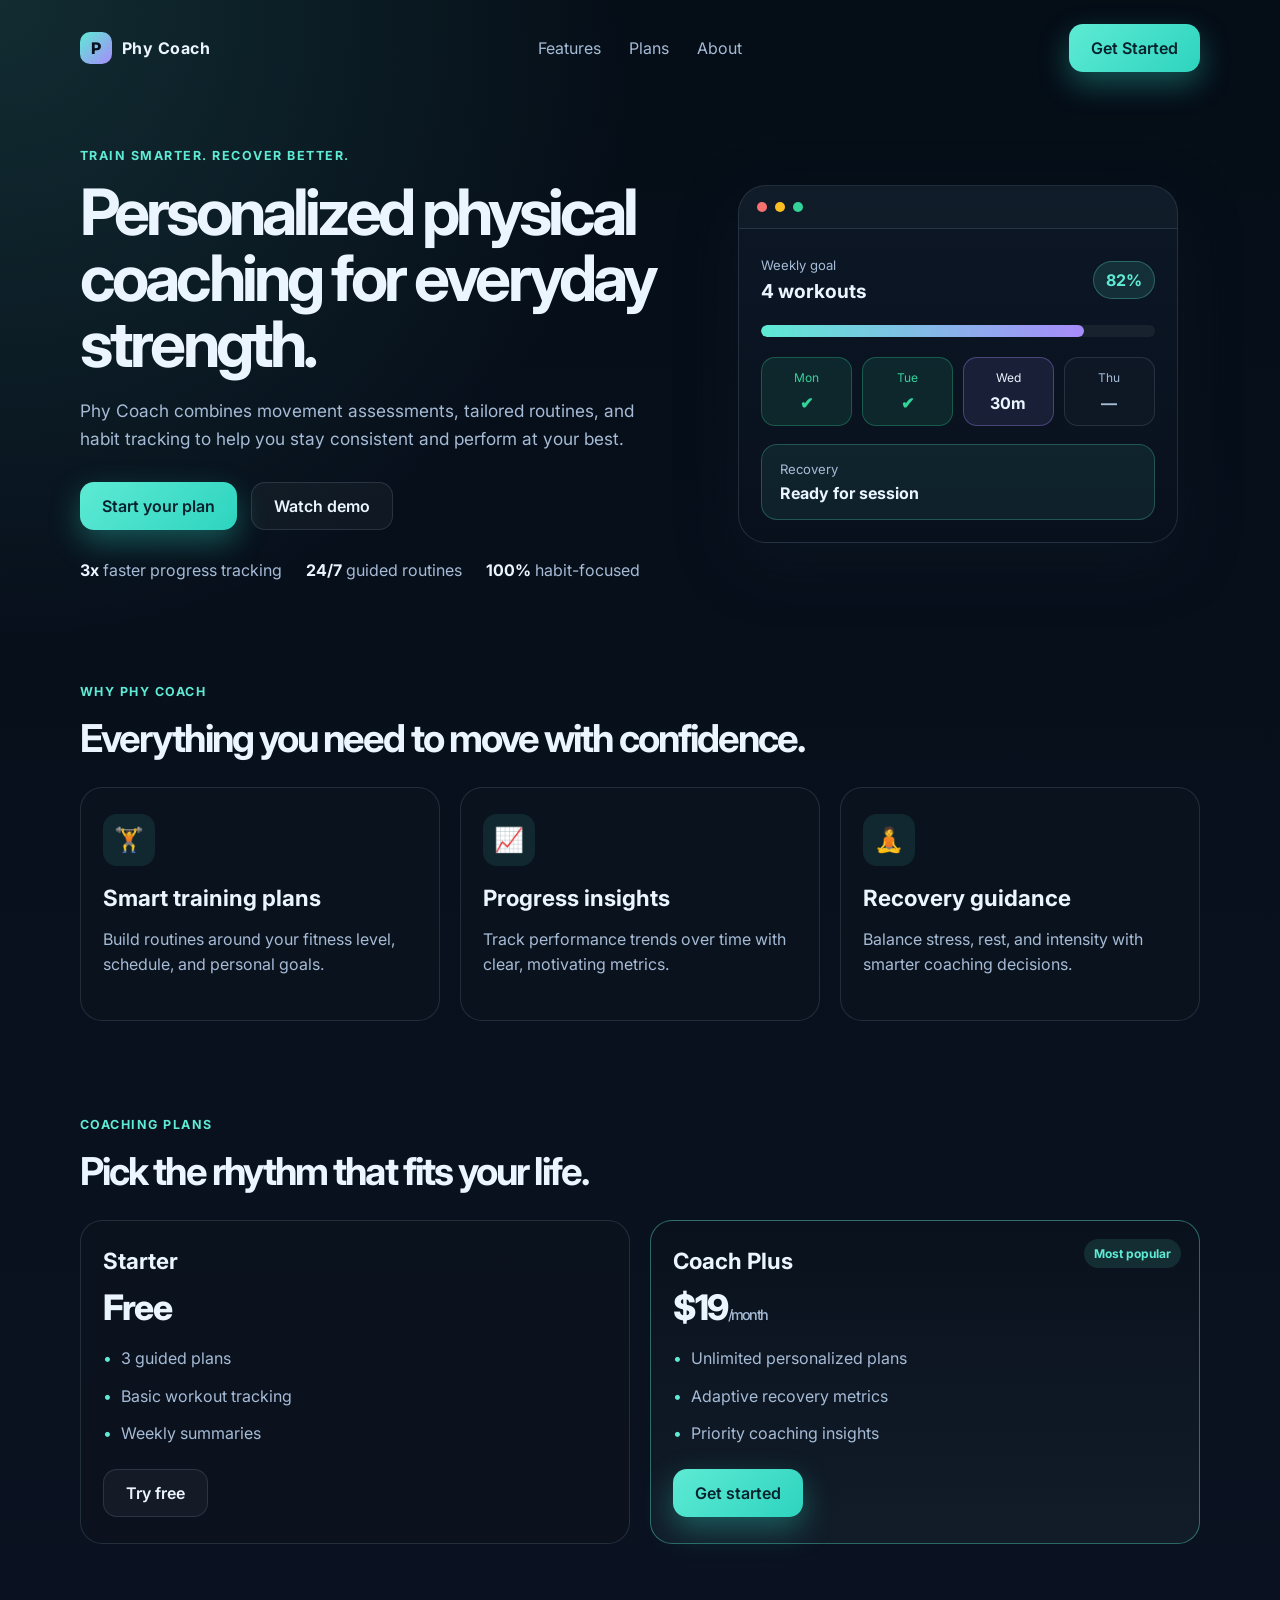
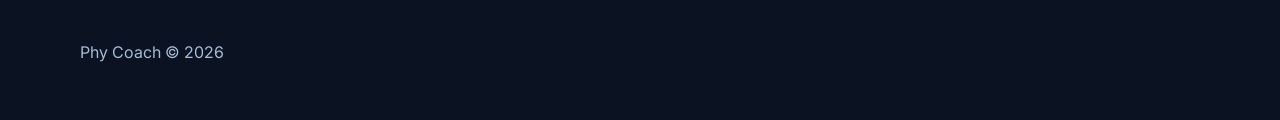
<file: index.html>
<!DOCTYPE html>
<html lang="en">
  <head>
    <meta charset="UTF-8" />
    <meta name="viewport" content="width=device-width, initial-scale=1.0" />
    <title>Phy Coach</title>
    <meta
      name="description"
      content="Phy Coach helps users build stronger movement habits with guided workouts, recovery plans, and progress tracking."
    />
    <link rel="preconnect" href="https://fonts.googleapis.com" />
    <link rel="preconnect" href="https://fonts.gstatic.com" crossorigin />
    <link
      href="https://fonts.googleapis.com/css2?family=Inter:wght@400;500;600;700;800&display=swap"
      rel="stylesheet"
    />
    <link rel="stylesheet" href="styles.css" />
  </head>
  <body>
    <header class="topbar">
      <div class="brand">
        <span class="brand-mark">P</span>
        <span>Phy Coach</span>
      </div>
      <nav>
        <a href="#features">Features</a>
        <a href="#plans">Plans</a>
        <a href="#about">About</a>
      </nav>
      <button class="primary-btn">Get Started</button>
    </header>

    <main>
      <section class="hero">
        <div class="hero-copy">
          <p class="eyebrow">Train smarter. Recover better.</p>
          <h1>Personalized physical coaching for everyday strength.</h1>
          <p class="subtitle">
            Phy Coach combines movement assessments, tailored routines, and habit tracking to help you stay consistent and perform at your best.
          </p>
          <div class="hero-actions">
            <button class="primary-btn">Start your plan</button>
            <button class="secondary-btn">Watch demo</button>
          </div>
          <ul class="hero-stats">
            <li><strong>3x</strong> faster progress tracking</li>
            <li><strong>24/7</strong> guided routines</li>
            <li><strong>100%</strong> habit-focused</li>
          </ul>
        </div>

        <div class="hero-visual" aria-label="Phy Coach dashboard preview">
          <div class="dashboard-card">
            <div class="card-header">
              <span class="dot red"></span>
              <span class="dot amber"></span>
              <span class="dot green"></span>
            </div>
            <div class="card-body">
              <div class="metric-row">
                <div>
                  <span class="label">Weekly goal</span>
                  <strong>4 workouts</strong>
                </div>
                <span class="progress-pill">82%</span>
              </div>

              <div class="progress-bar">
                <span></span>
              </div>

              <div class="schedule">
                <div class="day done">
                  <span>Mon</span>
                  <strong>✔</strong>
                </div>
                <div class="day done">
                  <span>Tue</span>
                  <strong>✔</strong>
                </div>
                <div class="day active">
                  <span>Wed</span>
                  <strong>30m</strong>
                </div>
                <div class="day">
                  <span>Thu</span>
                  <strong>—</strong>
                </div>
              </div>

              <div class="mini-panel">
                <span class="label">Recovery</span>
                <strong>Ready for session</strong>
              </div>
            </div>
          </div>
        </div>
      </section>

      <section id="features" class="features">
        <div class="section-heading">
          <p class="eyebrow">Why Phy Coach</p>
          <h2>Everything you need to move with confidence.</h2>
        </div>

        <div class="feature-grid">
          <article class="feature-card">
            <div class="icon">🏋️</div>
            <h3>Smart training plans</h3>
            <p>Build routines around your fitness level, schedule, and personal goals.</p>
          </article>
          <article class="feature-card">
            <div class="icon">📈</div>
            <h3>Progress insights</h3>
            <p>Track performance trends over time with clear, motivating metrics.</p>
          </article>
          <article class="feature-card">
            <div class="icon">🧘</div>
            <h3>Recovery guidance</h3>
            <p>Balance stress, rest, and intensity with smarter coaching decisions.</p>
          </article>
        </div>
      </section>

      <section id="plans" class="plans">
        <div class="section-heading">
          <p class="eyebrow">Coaching plans</p>
          <h2>Pick the rhythm that fits your life.</h2>
        </div>

        <div class="plan-grid">
          <div class="plan-card">
            <h3>Starter</h3>
            <p class="price">Free</p>
            <ul>
              <li>3 guided plans</li>
              <li>Basic workout tracking</li>
              <li>Weekly summaries</li>
            </ul>
            <button class="secondary-btn">Try free</button>
          </div>

          <div class="plan-card featured">
            <span class="badge">Most popular</span>
            <h3>Coach Plus</h3>
            <p class="price">$19<span>/month</span></p>
            <ul>
              <li>Unlimited personalized plans</li>
              <li>Adaptive recovery metrics</li>
              <li>Priority coaching insights</li>
            </ul>
            <button class="primary-btn">Get started</button>
          </div>
        </div>
      </section>
    </main>

    <footer id="about" class="footer">
      <p>Phy Coach © 2026</p>
    </footer>

    <script src="script.js"></script>
  </body>
</html>
</file>
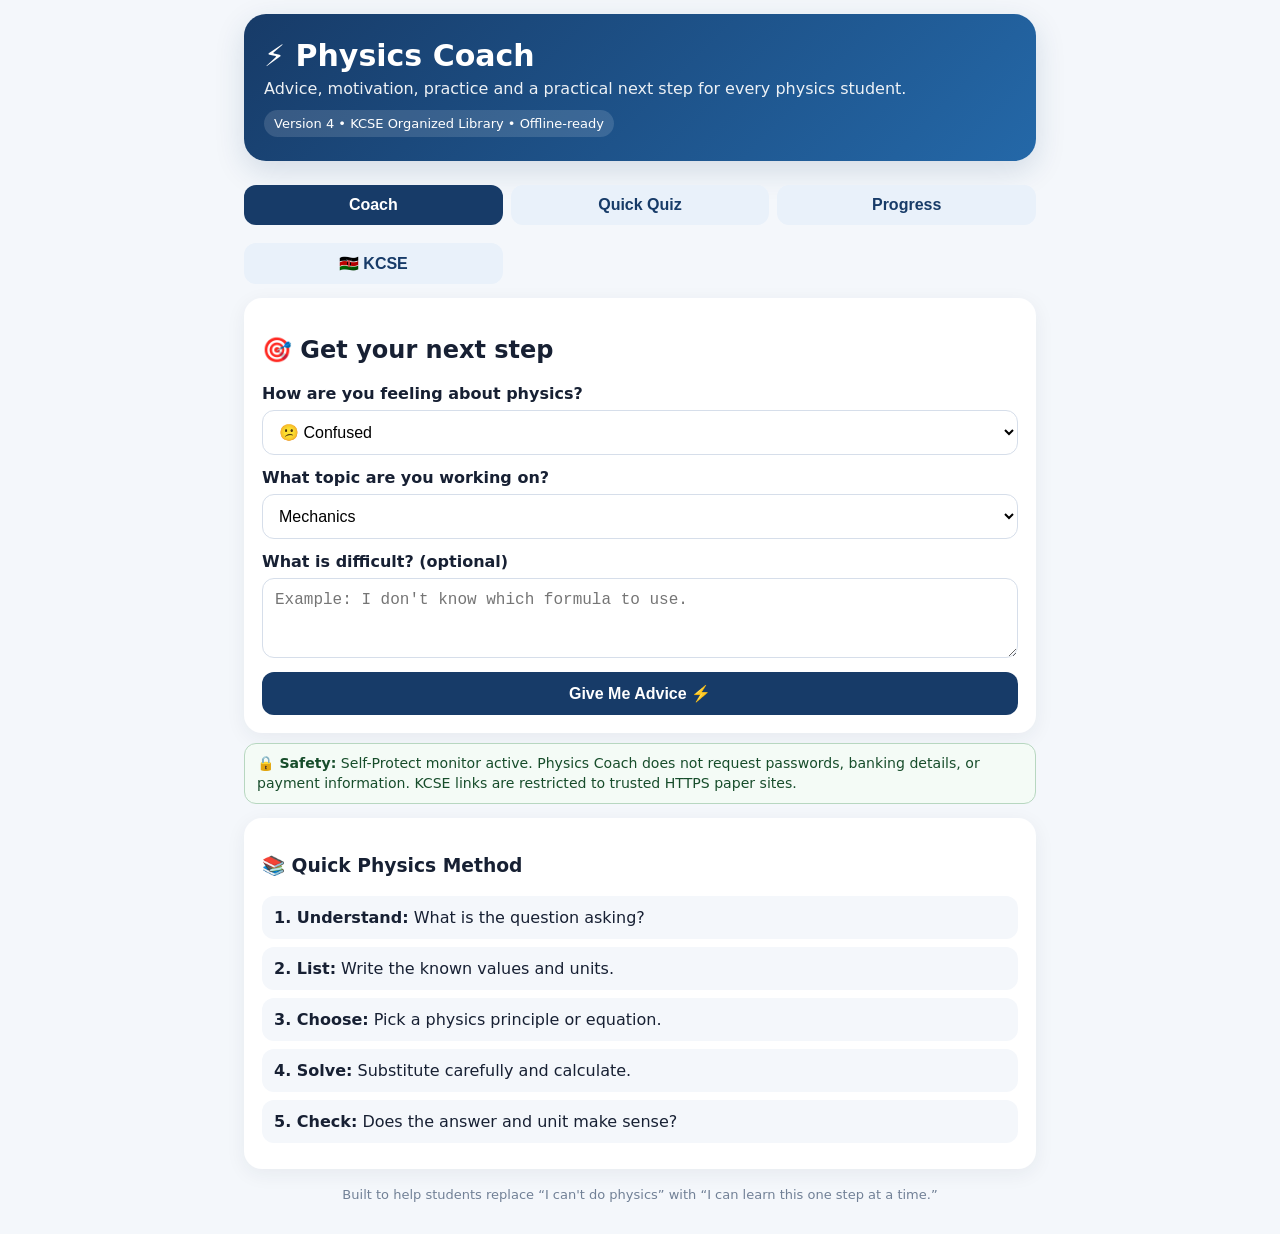
<file: Physics_Coach_V5_SELF_PROTECT-4.html>
<!DOCTYPE html>
<html lang="en">
<head>
<meta http-equiv="Content-Security-Policy" content="default-src 'self'; base-uri 'none'; object-src 'none'; frame-src 'none'; media-src 'none'; font-src 'self'; connect-src 'none'; img-src 'self' data:; style-src 'self' 'unsafe-inline'; script-src 'self' 'unsafe-inline'; form-action 'none'; frame-ancestors 'none'; upgrade-insecure-requests">
<meta name="referrer" content="no-referrer">
<meta charset="UTF-8">
<meta name="viewport" content="width=device-width, initial-scale=1.0">
<meta name="theme-color" content="#173b68">
<link rel="manifest" href="manifest.json">
<title>Physics Coach V4 — KCSE Organized Library</title>
<style>
*{box-sizing:border-box}
body{margin:0;font-family:system-ui,-apple-system,Segoe UI,Roboto,sans-serif;background:#f4f7fb;color:#172033}
.app{max-width:820px;margin:auto;padding:14px}
.hero{background:linear-gradient(135deg,#173b68,#2468a8);color:white;border-radius:22px;padding:24px 20px;box-shadow:0 10px 30px #173b6825}
.hero h1{margin:0 0 6px;font-size:30px}.hero p{margin:0;opacity:.92}
.badge{display:inline-block;margin-top:12px;padding:6px 10px;border-radius:99px;background:#ffffff22;font-size:13px}
.card{background:white;border-radius:18px;padding:18px;margin-top:14px;box-shadow:0 5px 20px #1b2b4010}
.tabs{display:grid;grid-template-columns:repeat(3,1fr);gap:8px;margin-top:14px}
.tab{background:#e9f1fa;color:#173b68;border:0;border-radius:12px;padding:11px;font-weight:750}
.tab.active{background:#173b68;color:white}
label{display:block;font-weight:700;margin:13px 0 7px}
select,textarea,input{width:100%;padding:12px;border:1px solid #d6deea;border-radius:12px;font-size:16px;background:#fff}
textarea{min-height:80px;resize:vertical}
button{border:0;border-radius:12px;padding:12px 15px;font-size:16px;font-weight:750;cursor:pointer;margin-top:10px}
.primary{background:#173b68;color:white;width:100%}.secondary{background:#e9f1fa;color:#173b68}
.result{display:none}.result h2{margin-top:0}.quote{font-size:19px;font-weight:750;line-height:1.4}
.step{padding:12px;background:#f4f7fb;border-radius:12px;margin:8px 0}
.small{color:#637086;font-size:14px}.grid{display:grid;grid-template-columns:1fr 1fr;gap:10px}
.progress{height:11px;background:#e6ebf2;border-radius:99px;overflow:hidden;margin-top:9px}.bar{height:100%;width:0;background:#2b78b8;transition:.3s}
.history{display:grid;gap:8px;margin-top:9px}.history div{padding:9px 11px;border-radius:10px;background:#f7f9fc;font-size:14px}
.quizQ{font-weight:800;font-size:18px;line-height:1.4}.option{display:block;width:100%;text-align:left;background:#f7f9fc;margin-top:8px;border:1px solid #dfe6ef}
.option.correct{background:#dff5e5}.option.wrong{background:#ffe2e2}
.score{font-size:18px;font-weight:800}.hidden{display:none}.footer{text-align:center;color:#718096;font-size:13px;padding:18px}
.install{display:none;margin-top:10px;width:100%}
@media(max-width:600px){.grid{grid-template-columns:1fr}.tabs{grid-template-columns:1fr}}

.yearList{display:grid;grid-template-columns:repeat(2,1fr);gap:10px;margin-top:14px}
.yearBtn{margin:0;background:#f7f9fc;border:1px solid #dfe6ef;color:#173b68;text-align:left;padding:15px;border-radius:14px;font-size:17px}
.yearBtn:hover{background:#e9f1fa}
.paperList{margin-top:14px;padding:14px;background:#f4f7fb;border-radius:16px}
.paperHead{font-weight:800;font-size:18px;margin-bottom:8px}
.paperBtn{display:block;width:100%;margin:8px 0;background:#173b68;color:white;text-align:left}
.paperNote{font-size:13px;color:#637086;margin-top:8px}
@media(max-width:600px){.yearList{grid-template-columns:1fr}}

.kcseHeader{display:flex;justify-content:space-between;align-items:flex-start;gap:10px}
.badgeLight{padding:6px 10px;border-radius:99px;background:#e9f1fa;color:#173b68;font-size:13px;font-weight:800;white-space:nowrap}
.kcseSearch{display:flex;gap:8px;margin-top:12px}.kcseSearch input{flex:1}.kcseSearch button{margin-top:0}
.yearList{display:grid;grid-template-columns:repeat(2,minmax(0,1fr));gap:10px;margin-top:14px}
.yearCard{background:#f7f9fc;border:1px solid #dfe6ef;border-radius:16px;padding:12px}
.yearBtn{width:100%;margin:0;background:white;color:#173b68;text-align:left;border:1px solid #dfe6ef}
.yearBtn .arrow{float:right;font-size:20px}.yearPapers{display:none;margin-top:8px}.yearPapers.open{display:block}
.paperBtn{display:block;width:100%;margin:7px 0;background:#173b68;color:white;text-align:left}
.paperBtn.practice{background:#e9f1fa;color:#173b68}.paperBtn span{float:right}
.paperNote{font-size:12px;color:#637086;margin:6px 2px}.paperList{margin-top:14px;padding:14px;background:#f4f7fb;border-radius:16px}
.paperHead{font-weight:800;font-size:18px;margin-bottom:8px}
@media(max-width:600px){.yearList{grid-template-columns:1fr}.kcseSearch{display:block}.kcseSearch button{width:100%}}

/* Version 5 — standard Waves & Interference question layout */
.standardQuiz{display:grid;gap:14px}
.standardQ{border:1px solid #d6deea;border-radius:16px;padding:16px;background:#fff}
.standardQ h3{margin:0 0 8px;color:#173b68}
.marks{float:right;background:#e9f1fa;color:#173b68;border-radius:99px;padding:4px 9px;font-size:12px}
.questionText{font-size:16px;line-height:1.55}
.answerBox{min-height:78px;margin-top:10px}
.diagramBox{margin:12px 0;padding:10px;border:1px solid #dfe6ef;border-radius:14px;background:#fffdf6;overflow:auto}
.diagramCaption{text-align:center;font-size:12px;color:#637086;margin-top:5px}
.checkBtn{background:#173b68;color:#fff;width:100%}
.feedback{margin-top:10px;padding:12px;border-radius:12px;background:#f4f7fb;line-height:1.5}
.marking{margin-top:8px;padding:10px;border-left:4px solid #2b78b8;background:#eef6ff}
</style>
<style>
.securityNotice{margin:10px 0;padding:10px 12px;border:1px solid #b7d7c0;border-radius:12px;background:#f4fbf6;color:#174d2b;font-size:.88rem;line-height:1.4}
</style>

<style id="selfProtectStyle">
#securityLock{display:none;position:fixed;inset:0;z-index:999999;background:#111;color:#fff;padding:28px;box-sizing:border-box;font-family:system-ui,sans-serif}
#securityLock .box{max-width:620px;margin:10vh auto;padding:24px;border:1px solid #555;border-radius:16px;background:#1b1b1b}
#securityLock button{padding:12px 18px;border:0;border-radius:10px;font-weight:700;cursor:pointer}
.securityStatus{font-size:.82rem;opacity:.75;margin-top:8px}
</style>
</head>
<body>
<div id="securityLock" role="alertdialog" aria-modal="true" aria-labelledby="securityLockTitle">
  <div class="box">
    <h2 id="securityLockTitle">🔒 Physics Coach Security Lock</h2>
    <p id="securityLockText">Suspicious browser activity was detected. Physics Coach has stopped sensitive actions to protect the app.</p>
    <p class="securityStatus">No passwords, banking details, or authentication information are requested by this app.</p>
    <button onclick="location.reload()">Reload Physics Coach</button>
  </div>
</div>

<div class="app">
<section class="hero">
  <h1>⚡ Physics Coach</h1>
  <p>Advice, motivation, practice and a practical next step for every physics student.</p>
  <span class="badge">Version 4 • KCSE Organized Library • Offline-ready</span>
  <button id="installBtn" class="install secondary">📲 Install Physics Coach</button>
</section>

<div class="tabs">
  <button class="tab active" onclick="showTab('coach',this)">Coach</button>
  <button class="tab" onclick="showTab('quiz',this)">Quick Quiz</button>
  <button class="tab" onclick="showTab('progress',this)">Progress</button>
<button class="tab" onclick="showTab('kcse',this)">🇰🇪 KCSE</button>
</div>

<section id="coach" class="card">
  <h2>🎯 Get your next step</h2>
  <label for="mood">How are you feeling about physics?</label>
  <select id="mood">
    <option value="confused">😕 Confused</option>
    <option value="stuck">🧱 Stuck on a problem</option>
    <option value="unmotivated">😴 Not motivated</option>
    <option value="anxious">😟 Worried about an exam</option>
    <option value="confident">💪 Fairly confident</option>
  </select>
  <label for="topic">What topic are you working on?</label>
  <select id="topic">
    <option>Mechanics</option><option>Forces</option><option>Energy</option>
    <option>Waves</option><option>Electricity</option><option>Magnetism</option>
    <option>Heat & Thermodynamics</option><option>Light / Optics</option>
    <option>Modern Physics</option><option>General Physics</option>
  </select>
  <label for="problem">What is difficult? (optional)</label>
  <textarea id="problem" placeholder="Example: I don't know which formula to use."></textarea>
  <button class="primary" onclick="coach()">Give Me Advice ⚡</button>
</section>

<section id="result" class="card result">
  <h2 id="title"></h2>
  <p class="quote" id="message"></p>
  <h3>🎯 Your next 10-minute mission</h3><div class="step" id="mission"></div>
  <h3>🧠 Physics strategy</h3><div class="step" id="strategy"></div>
  <h3>🔥 Remember</h3><div class="step" id="remember"></div>
  <button class="secondary" onclick="completeMission()">I completed my mission ✓</button>
</section>

<section id="quiz" class="card hidden">
  <h2>🌊 Waves & Interference — Standard Practice</h2>
  <p class="small">Three original KCSE-style questions on interference, including Young’s double-slit experiment and light colour interference.</p>
  <div id="quizArea"></div>
</section>


<div class="securityNotice" role="note">
  🔒 <b>Safety:</b> Self-Protect monitor active. Physics Coach does not request passwords, banking details, or payment information.
  KCSE links are restricted to trusted HTTPS paper sites.
</div>
<section id="kcse" class="card hidden">
  <div class="kcseHeader">
    <div><h2>🇰🇪 KCSE Physics Library</h2><p class="small">Choose a year, then tap a paper. The paper opens first in a new tab.</p></div>
    <span class="badgeLight">2010–2025 • Actual papers</span>
  </div>
  <div class="kcseSearch">
    <input id="yearSearch" type="number" min="2010" max="2025" placeholder="Search year, e.g. 2024" oninput="filterYears()">
    <button class="secondary" onclick="clearYearSearch()">Show all years</button>
  </div>
  <div id="yearList" class="yearList"></div>
  <div id="paperList" class="paperList hidden"></div>
</section>


<section id="progress" class="card hidden">
  <h2>🏆 Your Progress</h2>
  <div class="grid">
    <div class="step"><b id="missions">0</b><br><span class="small">missions completed</span></div>
    <div class="step"><b id="quizScore">0</b><br><span class="small">quiz points</span></div>
  </div>
  <div class="progress"><div class="bar" id="bar"></div></div>
  <p class="small">Progress bar resets every 10 missions.</p>
  <h3>Recent missions</h3>
  <div id="history" class="history"></div>
  <button class="secondary" onclick="resetProgress()">Reset my local progress</button>
</section>

<section class="card">
  <h3>📚 Quick Physics Method</h3>
  <div class="step"><b>1. Understand:</b> What is the question asking?</div>
  <div class="step"><b>2. List:</b> Write the known values and units.</div>
  <div class="step"><b>3. Choose:</b> Pick a physics principle or equation.</div>
  <div class="step"><b>4. Solve:</b> Substitute carefully and calculate.</div>
  <div class="step"><b>5. Check:</b> Does the answer and unit make sense?</div>
</section>

<div class="footer">Built to help students replace “I can't do physics” with “I can learn this one step at a time.”</div>
</div>

<script>
const advice={
confused:{title:"Confusion is part of learning.",message:"You do not need to understand the whole topic at once. Break one problem into small pieces.",strategy:"Underline what is given, circle what you must find, then choose the relevant law before calculating.",remember:"A wrong attempt is useful information. It shows you what to learn next."},
stuck:{title:"Being stuck does not mean you are bad at physics.",message:"Pause, breathe, and restart from the known quantities. Organize the information before trying another calculation.",strategy:"Draw a simple diagram. Write known values with units. Ask which principle connects what you know to what you need.",remember:"Identify the exact step where you are stuck and learn that step."},
unmotivated:{title:"You don't need motivation before you start.",message:"Start with just 10 minutes. Action often creates motivation.",strategy:"Choose one small question, put your phone away, and solve it slowly.",remember:"Small daily progress beats occasional long study sessions."},
anxious:{title:"Exam anxiety is not proof that you are unprepared.",message:"Focus on what you can control: practice, units, formulas, diagrams and checking your work.",strategy:"Do one timed question. Mark where you lost time or marks and turn that mistake into your next study target.",remember:"You are preparing a skill, not trying to predict the exam."},
confident:{title:"Great—use that confidence to go one level deeper.",message:"Don't only memorize formulas. Explain why they work and apply them in unfamiliar situations.",strategy:"Take one familiar question and change one condition. Predict what should happen before calculating.",remember:"Real mastery means you can explain your reasoning, not just get the final number."}
};
const topicTips={
"Mechanics":"Sketch the motion and identify displacement, velocity, acceleration and forces before choosing equations.",
"Forces":"Draw a free-body diagram. Name every force and keep directions/sign conventions consistent.",
"Energy":"Track where the energy starts and where it goes. Write an energy balance before substituting numbers.",
"Waves":"Identify wavelength, frequency, period and wave speed, then check that the units match.",
"Electricity":"Draw the circuit. Separate current, voltage and resistance, then apply the appropriate circuit rule.",
"Magnetism":"Start with the direction of the field/current/force and use a clear diagram before calculating.",
"Heat & Thermodynamics":"Keep track of energy transfer and temperature changes. Watch units carefully.",
"Light / Optics":"Draw the rays first. Label angles, distances and focal points before using an equation.",
"Modern Physics":"Define each quantity and its unit. Focus on the physical meaning behind the equation.",
"General Physics":"Translate the words into a diagram, known values, unknown, principle, equation and units."
};
const standardQuestions=[
{
 q:"Two narrow sources produce waves of the same frequency and maintain a constant phase relationship.",
 parts:[
  "Define coherent sources.",
  "State the condition for constructive interference."
 ],
 marks:2,
 answer:"Coherent sources have the same frequency (or wavelength) and maintain a constant phase difference. Constructive interference occurs when the path difference is nλ, where n = 0, 1, 2, … ."
},
{
 q:"In a Young’s double-slit experiment, the slit separation is 0.50 mm, the screen is 2.0 m from the slits and the wavelength of the light is 600 nm.",
 parts:[
  "Calculate the fringe separation.",
  "State one way of increasing the fringe separation."
 ],
 marks:4,
 answer:"Using β = λD/d: β = (600 × 10⁻⁹ × 2.0)/(0.50 × 10⁻³) = 2.4 × 10⁻³ m = 2.4 mm. Increasing the screen distance D or increasing the wavelength λ increases the fringe separation (reducing slit separation d also increases it)."
},
{
 q:"Monochromatic red and green light are used in a double-slit interference experiment.",
 parts:[
  "Study the colour diagram below.",
  "Explain why bright and dark fringes are formed.",
  "What would you observe at the central fringe when white light is used? Explain briefly."
 ],
 marks:4,
 answer:"The two coherent waves superpose: in-phase waves reinforce to form bright fringes, while out-of-phase waves cancel to form dark fringes. With white light, the central fringe is white because all wavelengths have zero path difference there; coloured fringes occur away from the centre because different wavelengths have different fringe spacings."
}
];

function interferenceDiagram(){
 return `
 <div class="diagramBox" aria-label="Colour diagram showing red and green light interference">
  <svg viewBox="0 0 760 250" width="100%" role="img" aria-label="Young double slit light interference colour diagram">
   <defs>
    <linearGradient id="redBeam" x1="0" x2="1"><stop offset="0" stop-color="#e53935"/><stop offset="1" stop-color="#ff8a80"/></linearGradient>
    <linearGradient id="greenBeam" x1="0" x2="1"><stop offset="0" stop-color="#16a34a"/><stop offset="1" stop-color="#86efac"/></linearGradient>
   </defs>
   <rect x="0" y="0" width="760" height="250" rx="12" fill="#fffdf6"/>
   <text x="28" y="30" font-size="18" font-weight="700" fill="#173b68">Young double-slit interference — coloured light</text>
   <rect x="70" y="65" width="12" height="125" fill="#173b68"/>
   <text x="42" y="215" font-size="13" fill="#637086">slits</text>
   <circle cx="82" cy="100" r="6" fill="#ef4444"/>
   <circle cx="82" cy="150" r="6" fill="#22c55e"/>
   <path d="M88 100 Q220 55 380 90 T690 70" fill="none" stroke="url(#redBeam)" stroke-width="7"/>
   <path d="M88 100 Q220 145 380 110 T690 150" fill="none" stroke="url(#redBeam)" stroke-width="7"/>
   <path d="M88 150 Q220 105 380 125 T690 95" fill="none" stroke="url(#greenBeam)" stroke-width="6"/>
   <path d="M88 150 Q220 195 380 135 T690 180" fill="none" stroke="url(#greenBeam)" stroke-width="6"/>
   <rect x="690" y="45" width="14" height="160" fill="#173b68"/>
   <g>
    <rect x="705" y="55" width="45" height="22" fill="#ef4444"/>
    <rect x="705" y="77" width="45" height="22" fill="#fca5a5"/>
    <rect x="705" y="99" width="45" height="22" fill="#f8fafc"/>
    <rect x="705" y="121" width="45" height="22" fill="#86efac"/>
    <rect x="705" y="143" width="45" height="22" fill="#22c55e"/>
    <rect x="705" y="165" width="45" height="22" fill="#f8fafc"/>
   </g>
   <text x="600" y="222" font-size="13" fill="#637086">screen / coloured fringes</text>
   <text x="105" y="92" font-size="13" fill="#dc2626">red</text>
   <text x="105" y="167" font-size="13" fill="#15803d">green</text>
  </svg>
  <div class="diagramCaption">Illustrative colour diagram: overlapping coherent light waves produce bright and dark regions.</div>
 </div>`;
}

function renderQuiz(){
 const area=document.getElementById("quizArea");
 area.innerHTML=`<div class="standardQuiz">
  ${standardQuestions.map((x,i)=>`
   <article class="standardQ">
    <h3>Question ${i+1} <span class="marks">${x.marks} marks</span></h3>
    <div class="questionText"><b>${x.q}</b></div>
    ${i===2?interferenceDiagram():""}
    <ol>${x.parts.map(part=>`<li>${part}</li>`).join("")}</ol>
    <textarea class="answerBox" id="stdAns${i}" placeholder="Write your answer here..."></textarea>
    <button class="secondary" onclick="showStandardAnswer(${i})">Show marking guide</button>
    <div id="stdFeedback${i}" class="feedback hidden"></div>
   </article>`).join("")}
  <button class="checkBtn" onclick="completeStandardPractice()">✓ Complete 3-question practice</button>
  <p class="small">Standard KCSE-style practice • Original revision questions • Topic: Waves — Interference</p>
 </div>`;
}

function showStandardAnswer(i){
 const f=document.getElementById("stdFeedback"+i);
 f.classList.remove("hidden");
 f.innerHTML="<b>Marking guide:</b><div class='marking'>"+standardQuestions[i].answer+"</div>";
}

function completeStandardPractice(){
 completed++;
 history.unshift(new Date().toLocaleDateString()+" — Waves & Interference (3 questions)");
 history=history.slice(0,10);
 localStorage.setItem("physicsMissions",completed);
 localStorage.setItem("physicsHistory",JSON.stringify(history));
 render();
 alert("Practice completed! Review the marking guides and correct any errors. 🔥");
}

const kcseYears=[2025,2024,2023,2022,2021,2020,2019,2018,2017,2016,2015,2014,2013,2012,2011,2010];
const kcseArchive="https://www.revisekenya.com/kcse-physics-past-papers-and-answers/";
const africaPhysics="https://www.africaexams.com/board/kenya/kenya-kcse-physics";
const paperUrls={
  "2025-1":"https://www.africaexams.com/board/kenya/kenya-kcse-physics/2025-2025-KCSE-PHYSICS-PAPER-1",
  "2025-2":"https://www.africaexams.com/board/kenya/kenya-kcse-physics/2025-2025-KCSE-PHYSICS-PAPER-2",
  "2024-1":"https://www.africaexams.com/board/kenya/kenya-kcse-physics/2024-2024-KCSE-PHYSICS-PAPER-1",
  "2024-2":"https://www.africaexams.com/board/kenya/kenya-kcse-physics/2024-2024-KCSE-PHYSICS-PAPER-2",
  "2024-3":"https://www.africaexams.com/board/kenya/kenya-kcse-physics/2024-2024-KCSE-PHYSICS-PAPER-3",
  "2023-1":"https://www.africaexams.com/board/kenya/kenya-kcse-physics/2023-PHYSICS-PP1-KCSE-2023",
  "2023-2":"https://www.africaexams.com/board/kenya/kenya-kcse-physics/2023-PHYSICS-PP2-KCSE-2023",
  "2023-3":"https://www.africaexams.com/board/kenya/kenya-kcse-physics/2023-PHYSICS-PP3-KCSE-2023",
  "2022-1":"https://www.africaexams.com/board/kenya/kenya-kcse-physics/2022-2022-KCSE-Physics-Paper-1",
  "2022-2":"https://www.africaexams.com/board/kenya/kenya-kcse-physics/2022-2022-KCSE-Physics-Paper-2",
  "2022-3":"https://www.africaexams.com/board/kenya/kenya-kcse-physics/2022-2022-KCSE-Physics-Paper-3",
  "2021-1":"https://www.africaexams.com/board/kenya/kenya-kcse-physics/2021-KCSE-2021-Physics-Paper-1",
  "2021-2":"https://www.africaexams.com/board/kenya/kenya-kcse-physics/2021-KCSE-2021-Physics-Paper-2",
  "2020-1":"https://www.africaexams.com/board/kenya/kenya-kcse-physics/2020-Physics-Paper-1-KCSE-2020",
  "2020-2":"https://www.africaexams.com/board/kenya/kenya-kcse-physics/2020-Physics-Paper-2-KCSE-2020",
  "2020-3":"https://www.africaexams.com/board/kenya/kenya-kcse-physics/2020-Physics-Practicals-Paper-3-KCSE-2020",
  "2019-1":"https://www.africaexams.com/board/kenya/kenya-kcse-physics/2019-PHYSICS-P1-KCSE-2019",
  "2019-2":"https://www.africaexams.com/board/kenya/kenya-kcse-physics/2019-PHYSICS-P2-KCSE-2019",
  "2019-3":"https://www.africaexams.com/board/kenya/kenya-kcse-physics/2019-PHYSICS-P3-KCSE-2019",
  "2018-1":"https://www.africaexams.com/board/kenya/kenya-kcse-physics/2018-KCSE-2018-KNEC-PHY-P1",
  "2018-2":"https://www.africaexams.com/board/kenya/kenya-kcse-physics/2018-KCSE-2018-KNEC-PHY-P2",
  "2018-3":"https://www.africaexams.com/board/kenya/kenya-kcse-physics/2018-KCSE-2018-KNEC-PHY-P3",
  "2017-1":"https://www.africaexams.com/board/kenya/kenya-kcse-physics/2017-KCSE-2017-PHYSICS-PP1",
  "2017-2":"https://www.africaexams.com/board/kenya/kenya-kcse-physics/2017-KCSE-2017-PHYSICS-PP2",
  "2017-3":"https://www.africaexams.com/board/kenya/kenya-kcse-physics/2017-KCSE-2017-PHYSCIS-PP3",
  "2016-1":"https://www.africaexams.com/board/kenya/kenya-kcse-physics/2016-2016-KCSE-PHYSICS-PP1",
  "2016-2":"https://www.africaexams.com/board/kenya/kenya-kcse-physics/2016-2016-KCSE-PHYSICS-PP2",
  "2016-3":"https://www.africaexams.com/board/kenya/kenya-kcse-physics/2016-2016-KCSE-PHYSICS-PP3",
  "2015-1":"https://www.africaexams.com/board/kenya/kenya-kcse-physics/2015-2015-KCSE-PHYSICS-PP1",
  "2015-2":"https://www.africaexams.com/board/kenya/kenya-kcse-physics/2015-2015-KCSE-PHYSICS-PP2",
  "2015-3":"https://www.africaexams.com/board/kenya/kenya-kcse-physics/2015-2015-KCSE-PHYSICS-PP3",
  "2014-1":"https://www.africaexams.com/board/kenya/kenya-kcse-physics",
  "2014-2":"https://www.africaexams.com/board/kenya/kenya-kcse-physics",
  "2014-3":"https://www.africaexams.com/board/kenya/kenya-kcse-physics",
  "2013-1":"https://www.africaexams.com/board/kenya/kenya-kcse-physics/2013-2013-KCSE-PHYSICS-QUESTIONSx",
  "2013-2":"https://www.africaexams.com/board/kenya/kenya-kcse-physics/2013-2013-KCSE-PHYSICS-QUESTIONSx",
  "2013-3":"https://www.africaexams.com/board/kenya/kenya-kcse-physics/2013-2013-KCSE-PHYSICS-QUESTIONSx",
  "2012-1":"https://www.africaexams.com/board/kenya/kenya-kcse-physics",
  "2012-2":"https://www.africaexams.com/board/kenya/kenya-kcse-physics/2012-2012-KCSE-PHYSICS-PAPER-2",
  "2012-3":"https://www.africaexams.com/board/kenya/kenya-kcse-physics/2012-2012-KCSE-PHYSICS-PRACTICAL-PAPER-3",
  "2011-1":"https://www.africaexams.com/board/kenya/kenya-kcse-physics/2011-2011-KCSE-KCSE-KCSE-PHYSICS-Q-P1",
  "2011-2":"https://www.africaexams.com/board/kenya/kenya-kcse-physics/2011-2011-KCSE-KCSE-KCSE-PHYSICS-Q-P2",
  "2011-3":"https://www.africaexams.com/board/kenya/kenya-kcse-physics/2011-2011-KCSE-KCSE-KCSE-PHYSICS-Q-P3",
  "2010-1":"https://www.africaexams.com/board/kenya/kenya-kcse-physics",
  "2010-2":"https://www.africaexams.com/board/kenya/kenya-kcse-physics",
  "2010-3":"https://www.africaexams.com/board/kenya/kenya-kcse-physics/2010-2010-KCSE-PHYSICS-PAPER-3-Q"
};
function paperArchiveUrl(y){return africaPhysics;}
function renderYearList(years=kcseYears){
 const box=document.getElementById("yearList");
 box.innerHTML=years.length?years.map(y=>`<div class="yearCard"><button class="yearBtn" onclick="toggleYear(${y})"><b>KCSE Physics ${y}</b><span class="arrow">⌄</span></button><div id="papers-${y}" class="yearPapers"><p class="paperNote">Select a paper:</p><button class="paperBtn" onclick="openPaper(${y},1)">📄 Paper 1 <span>Open ›</span></button><button class="paperBtn" onclick="openPaper(${y},2)">📄 Paper 2 <span>Open ›</span></button><button class="paperBtn" onclick="openPaper(${y},3)">🧪 Paper 3 — Practical <span>Open ›</span></button><button class="paperBtn practice" onclick="showPractice(${y})">⚡ KCSE-style practice <span>›</span></button></div></div>`).join(""):'<div class="step">No matching year. Try 2010–2025 • Actual papers.</div>';
}
function toggleYear(y){const p=document.getElementById("papers-"+y);document.querySelectorAll(".yearPapers").forEach(x=>{if(x!==p)x.classList.remove("open")});p.classList.toggle("open");}
function openPaper(y,p){
  const key = `${y}-${p}`;
  const url = paperUrls[key] || paperArchiveUrl(y);
  let u;
  try { u = new URL(url); } catch(e) { return; }
  const trustedHosts = new Set([
    "www.africaexams.com",
    "africaexams.com",
    "www.revisekenya.com",
    "revisekenya.com",
    "www.masomofiti.co.ke",
    "masomofiti.co.ke"
  ]);
  if (u.protocol !== "https:" || !trustedHosts.has(u.hostname)) {
    alert("For your safety, Physics Coach blocked this link.");
    return;
  }
  window.open(u.href, "_blank", "noopener,noreferrer");
}
function showPractice(y){const b=document.getElementById("paperList");b.classList.remove("hidden");b.innerHTML=`<div class="paperHead">⚡ ${y} KCSE-style practice</div><p class="small">Original revision questions, not reproductions of the exam paper.</p><div class="step"><b>Paper 1:</b> Mechanics, Heat and measurement.</div><div class="step"><b>Paper 2:</b> Waves, Optics, Electricity, Magnetism and Modern Physics.</div><div class="step"><b>Paper 3:</b> Practical skills, measurements, graphs and conclusions.</div><button class="primary" onclick="showTab('quiz',document.querySelectorAll('.tab')[1])">Start Quick Physics Quiz →</button>`;b.scrollIntoView({behavior:"smooth",block:"nearest"});}
function filterYears(){const q=document.getElementById("yearSearch").value.trim();renderYearList(q?kcseYears.filter(y=>String(y).includes(q)):kcseYears);}
function clearYearSearch(){document.getElementById("yearSearch").value="";renderYearList();}
function loadKcse(){renderYearList();document.getElementById("paperList").classList.add("hidden");}
let completed=Number(localStorage.getItem("physicsMissions")||0);
let history=JSON.parse(localStorage.getItem("physicsHistory")||"[]");
let score=Number(localStorage.getItem("physicsQuizScore")||0);
let qi=0;

function coach(){
 const mood=document.getElementById("mood").value, topic=document.getElementById("topic").value;
 const problem=document.getElementById("problem").value.trim(), a=advice[mood];
 document.getElementById("title").textContent=a.title;
 document.getElementById("message").textContent=a.message;
 document.getElementById("strategy").textContent=a.strategy+" "+topicTips[topic];
 let mission="Solve one basic "+topic+" question. Write: Given → Find → Principle → Equation → Answer with units.";
 if(problem) mission="Break your difficulty into one question: What do I already know? What exactly do I need to find? Attempt only the first step.";
 if(mood==="anxious") mission="Set a 10-minute timer and solve one "+topic+" question without looking at the answer. Mark your work afterwards.";
 if(mood==="unmotivated") mission="Open your notes, choose one "+topic+" example, and explain the solution aloud in your own words.";
 document.getElementById("mission").textContent=mission;
 document.getElementById("remember").textContent=topic+" is learned through repeated attempts. "+a.remember;
 document.getElementById("result").style.display="block";
 document.getElementById("result").scrollIntoView({behavior:"smooth"});
}
function completeMission(){
 completed++;
 const topic=document.getElementById("topic").value;
 history.unshift(new Date().toLocaleDateString()+" — "+topic+" mission completed");
 history=history.slice(0,10);
 localStorage.setItem("physicsMissions",completed);
 localStorage.setItem("physicsHistory",JSON.stringify(history));
 render();
 alert("Mission completed! Keep going. 🔥");
}
function render(){
 document.getElementById("missions").textContent=completed;
 document.getElementById("quizScore").textContent=score;
 document.getElementById("bar").style.width=Math.min((completed%10)*10 || (completed?100:0),100)+"%";
 document.getElementById("history").innerHTML=history.length?history.map(x=>"<div>✓ "+x+"</div>").join(""):"<div>No missions completed yet. Start today!</div>";
}
function showTab(id,btn){
 ["coach","quiz","progress","kcse"].forEach(x=>document.getElementById(x).classList.toggle("hidden",x!==id));
 document.querySelectorAll(".tab").forEach(x=>x.classList.remove("active")); btn.classList.add("active");
 if(id==="quiz") renderQuiz(); if(id==="progress") render(); if(id==="kcse") loadKcse();
}
function renderQuiz(){
 if(qi>=quizzes.length) qi=0;
 const x=quizzes[qi];
 document.getElementById("quizArea").innerHTML='<div class="quizQ">'+(qi+1)+"/"+quizzes.length+". "+x.q+'</div>'+
 x.o.map((v,i)=>'<button class="option" onclick="answer('+i+',this)">'+v+'</button>').join("")+
 '<div id="quizFeedback" class="step hidden"></div>';
}
function answer(i,btn){ /* Legacy handler retained for compatibility. */ }
function nextQuiz(){ renderQuiz(); }

function resetProgress(){
 if(confirm("Reset local missions and quiz score?")){
  completed=0;history=[];score=0;localStorage.removeItem("physicsMissions");localStorage.removeItem("physicsHistory");localStorage.removeItem("physicsQuizScore");render();
 }
}
if("serviceWorker" in navigator){window.addEventListener("load",()=>navigator.serviceWorker.register("sw.js").catch(()=>{}));}
let deferredPrompt;
window.addEventListener("beforeinstallprompt",e=>{e.preventDefault();deferredPrompt=e;document.getElementById("installBtn").style.display="block";});
document.getElementById("installBtn").onclick=async()=>{if(deferredPrompt){deferredPrompt.prompt();deferredPrompt=null;}};
render(); renderQuiz(); loadKcse();
</script>

<script>
(function(){
  document.addEventListener("click", function(e){
    const a=e.target.closest && e.target.closest("a[target='_blank']");
    if(a) a.rel="noopener noreferrer";
  }, true);
})();
</script>


<script id="selfProtectMonitor">
(function(){
  "use strict";

  const LOCK_KEY = "physicsCoachSecurityLock";
  let locked = false;

  function lock(reason){
    if(locked) return;
    locked = true;
    try { sessionStorage.setItem(LOCK_KEY, String(reason || "suspicious activity")); } catch(e){}
    const panel=document.getElementById("securityLock");
    const text=document.getElementById("securityLockText");
    if(text) text.textContent="Physics Coach detected suspicious browser activity and stopped sensitive actions. Reason: "+(reason||"security check");
    if(panel) panel.style.display="block";
    document.documentElement.style.pointerEvents="none";
    if(panel) panel.style.pointerEvents="auto";
  }

  function allowedScript(el){
    if(!el || el.tagName!=="SCRIPT") return true;
    // This file intentionally contains its own inline scripts and no external scripts.
    return !el.src;
  }

  function inspectNode(node){
    if(!node || node.nodeType!==1) return;
    const tag=node.tagName;
    if(tag==="IFRAME" || tag==="OBJECT" || tag==="EMBED" || tag==="APPLET"){
      lock("unauthorized embedded content");
      return;
    }
    if(tag==="SCRIPT" && !allowedScript(node)){
      lock("unexpected external script");
      return;
    }
    if(tag==="FORM"){
      node.addEventListener("submit",function(e){
        e.preventDefault();
        lock("form submission blocked");
      },true);
    }
  }

  // Establish a baseline of important browser APIs.
  const baseline={
    fetch: window.fetch,
    XMLHttpRequest: window.XMLHttpRequest,
    WebSocket: window.WebSocket,
    Function: window.Function,
    eval: window.eval
  };

  // Observe later DOM injections.
  const observer=new MutationObserver(function(mutations){
    if(locked) return;
    for(const m of mutations){
      for(const n of m.addedNodes) inspectNode(n);
    }
  });
  observer.observe(document.documentElement,{childList:true,subtree:true});

  // Block unexpected form submission.
  document.addEventListener("submit",function(e){
    e.preventDefault();
    lock("form submission blocked");
  },true);

  // Protect against common destructive browser shortcuts inside the app.
  document.addEventListener("keydown",function(e){
    if((e.ctrlKey||e.metaKey) && ["u","s"].includes(String(e.key).toLowerCase())){
      e.preventDefault();
    }
  },true);

  // Periodically verify critical browser APIs have not been replaced.
  setInterval(function(){
    if(locked) return;
    try{
      if(window.fetch!==baseline.fetch ||
         window.XMLHttpRequest!==baseline.XMLHttpRequest ||
         window.WebSocket!==baseline.WebSocket ||
         window.Function!==baseline.Function ||
         window.eval!==baseline.eval){
        lock("critical browser API changed");
      }
      if(document.querySelector("iframe,object,embed,applet,script[src]")){
        lock("unexpected active content detected");
      }
    }catch(e){
      lock("security check failed");
    }
  },3000);

  // Clear any previous lock state after a genuine reload.
  try { sessionStorage.removeItem(LOCK_KEY); } catch(e){}
})();
</script>
</body>
</html>
</file>
<file: styles.css>
:root {
  --bg: #07111f;
  --bg-soft: #101d33;
  --panel: rgba(17, 27, 43, 0.85);
  --panel-light: #ecf6ff;
  --primary: #5eead4;
  --primary-strong: #2dd4bf;
  --accent: #a78bfa;
  --text: #ebf5ff;
  --muted: #a6bbd6;
  --line: rgba(174, 202, 228, 0.15);
  --success: #34d399;
  --shadow: 0 20px 60px rgba(15, 26, 38, 0.45);
}

* {
  box-sizing: border-box;
}

html {
  scroll-behavior: smooth;
}

body {
  margin: 0;
  font-family: "Inter", sans-serif;
  background:
    radial-gradient(circle at top left, rgba(94, 234, 212, 0.14), transparent 30%),
    linear-gradient(180deg, #050d17 0%, #0b1322 100%);
  color: var(--text);
}

img {
  max-width: 100%;
  display: block;
}

button {
  border: none;
  cursor: pointer;
  font: inherit;
}

.topbar,
.hero,
.features,
.plans,
.footer {
  width: min(1120px, calc(100% - 32px));
  margin: 0 auto;
}

.topbar {
  display: flex;
  align-items: center;
  justify-content: space-between;
  padding: 24px 0;
}

.brand {
  display: flex;
  align-items: center;
  gap: 10px;
  font-weight: 700;
  letter-spacing: 0.03em;
}

.brand-mark {
  display: grid;
  place-items: center;
  width: 32px;
  height: 32px;
  border-radius: 10px;
  background: linear-gradient(135deg, var(--primary), var(--accent));
  color: var(--bg);
  font-weight: 800;
}

nav {
  display: flex;
  align-items: center;
  gap: 28px;
}

nav a {
  color: var(--muted);
  text-decoration: none;
  transition: color 0.2s ease;
}

nav a:hover {
  color: var(--text);
}

.primary-btn,
.secondary-btn {
  display: inline-flex;
  align-items: center;
  justify-content: center;
  height: 48px;
  padding: 0 22px;
  border-radius: 14px;
  font-weight: 600;
  transition: transform 0.2s ease, box-shadow 0.2s ease;
}

.primary-btn {
  background: linear-gradient(135deg, var(--primary), var(--primary-strong));
  color: #06222d;
  box-shadow: 0 12px 30px rgba(45, 212, 191, 0.35);
}

.secondary-btn {
  background: rgba(255, 255, 255, 0.04);
  color: var(--text);
  border: 1px solid var(--line);
}

.primary-btn:hover,
.secondary-btn:hover {
  transform: translateY(-1px);
}

.hero {
  display: grid;
  grid-template-columns: 1.1fr 0.9fr;
  align-items: center;
  gap: 44px;
  padding: 52px 0 72px;
}

.eyebrow {
  margin: 0 0 16px;
  color: var(--primary);
  font-weight: 700;
  letter-spacing: 0.12em;
  text-transform: uppercase;
  font-size: 0.78rem;
}

.hero-copy h1 {
  margin: 0;
  font-size: clamp(2.6rem, 5vw, 5rem);
  line-height: 1.03;
  letter-spacing: -0.06em;
}

.subtitle {
  margin-top: 20px;
  max-width: 560px;
  color: var(--muted);
  line-height: 1.65;
  font-size: 1.08rem;
}

.hero-actions {
  display: flex;
  flex-wrap: wrap;
  gap: 14px;
  margin-top: 28px;
}

.hero-stats {
  display: flex;
  flex-wrap: wrap;
  gap: 24px;
  list-style: none;
  padding: 0;
  margin: 30px 0 0;
  color: var(--muted);
}

.hero-stats strong {
  color: var(--text);
}

.hero-visual {
  display: flex;
  justify-content: center;
}

.dashboard-card {
  width: min(100%, 440px);
  border: 1px solid var(--line);
  border-radius: 28px;
  background: linear-gradient(180deg, rgba(13, 24, 39, 0.9), rgba(9, 17, 29, 0.94));
  box-shadow: var(--shadow);
  overflow: hidden;
}

.card-header {
  display: flex;
  align-items: center;
  gap: 8px;
  padding: 16px 18px;
  border-bottom: 1px solid var(--line);
  background: rgba(255, 255, 255, 0.02);
}

.dot {
  width: 10px;
  height: 10px;
  border-radius: 50%;
  display: inline-block;
}

.dot.red { background: #f87171; }
.dot.amber { background: #fbbf24; }
.dot.green { background: #34d399; }

.card-body {
  padding: 28px 22px 22px;
}

.metric-row {
  display: flex;
  align-items: center;
  justify-content: space-between;
  gap: 16px;
}

.label {
  display: block;
  margin-bottom: 6px;
  color: var(--muted);
  font-size: 0.82rem;
}

.metric-row strong {
  font-size: 1.2rem;
}

.progress-pill {
  padding: 8px 12px;
  border-radius: 999px;
  background: rgba(94, 234, 212, 0.12);
  border: 1px solid rgba(94, 234, 212, 0.3);
  color: var(--primary);
  font-weight: 700;
}

.progress-bar {
  height: 12px;
  background: rgba(255, 255, 255, 0.06);
  border-radius: 999px;
  margin: 22px 0 20px;
  overflow: hidden;
}

.progress-bar span {
  display: block;
  width: 82%;
  height: 100%;
  border-radius: inherit;
  background: linear-gradient(90deg, var(--primary), var(--accent));
}

.schedule {
  display: grid;
  grid-template-columns: repeat(4, minmax(0, 1fr));
  gap: 10px;
  margin-bottom: 18px;
}

.day {
  border: 1px solid var(--line);
  border-radius: 14px;
  padding: 12px 10px;
  background: rgba(255, 255, 255, 0.02);
  text-align: center;
  color: var(--muted);
}

.day span {
  display: block;
  font-size: 0.75rem;
  margin-bottom: 8px;
}

.day.done {
  background: rgba(52, 211, 153, 0.1);
  border-color: rgba(52, 211, 153, 0.3);
  color: var(--success);
}

.day.active {
  background: rgba(167, 139, 250, 0.1);
  border-color: rgba(167, 139, 250, 0.35);
  color: var(--text);
}

.mini-panel {
  border: 1px solid rgba(94, 234, 212, 0.25);
  background: rgba(94, 234, 212, 0.08);
  padding: 16px 18px;
  border-radius: 16px;
}

.features,
.plans {
  padding: 32px 0 64px;
}

.section-heading {
  margin-bottom: 26px;
}

.section-heading h2 {
  margin: 0;
  font-size: clamp(2rem, 3vw, 3rem);
  letter-spacing: -0.05em;
}

.feature-grid,
.plan-grid {
  display: grid;
  grid-template-columns: repeat(3, minmax(0, 1fr));
  gap: 20px;
}

.feature-card,
.plan-card {
  background: rgba(12, 19, 31, 0.8);
  border: 1px solid var(--line);
  border-radius: 22px;
  padding: 26px 22px;
}

.icon {
  width: 52px;
  height: 52px;
  display: grid;
  place-items: center;
  border-radius: 14px;
  font-size: 1.5rem;
  background: rgba(94, 234, 212, 0.1);
  margin-bottom: 18px;
}

.feature-card h3,
.plan-card h3 {
  margin: 0 0 12px;
  font-size: 1.4rem;
}

.feature-card p,
.plan-card ul,
.plan-card li {
  color: var(--muted);
  line-height: 1.6;
}

.plan-grid {
  grid-template-columns: repeat(2, minmax(0, 1fr));
}

.plan-card {
  position: relative;
}

.plan-card.featured {
  background: linear-gradient(180deg, rgba(9, 17, 28, 1), rgba(18, 29, 42, 0.98));
  border-color: rgba(94, 234, 212, 0.4);
}

.badge {
  position: absolute;
  right: 18px;
  top: 18px;
  display: inline-flex;
  padding: 7px 10px;
  border-radius: 999px;
  background: rgba(94, 234, 212, 0.12);
  color: var(--primary);
  font-size: 0.75rem;
  font-weight: 700;
}

.price {
  margin: 12px 0 18px;
  font-size: 2.2rem;
  font-weight: 800;
  letter-spacing: -0.05em;
}

.price span {
  font-size: 0.9rem;
  font-weight: 500;
  color: var(--muted);
}

.plan-card ul {
  list-style: none;
  padding: 0;
  margin: 0 0 22px;
}

.plan-card li {
  margin-bottom: 12px;
  position: relative;
  padding-left: 18px;
}

.plan-card li::before {
  content: "•";
  position: absolute;
  left: 0;
  color: var(--primary);
}

.footer {
  padding: 18px 0 42px;
  color: var(--muted);
}

@media (max-width: 860px) {
  .topbar {
    flex-wrap: wrap;
    gap: 18px;
  }

  nav {
    order: 3;
    width: 100%;
    justify-content: center;
  }

  .hero,
  .feature-grid,
  .plan-grid {
    grid-template-columns: 1fr;
  }

  .hero {
    padding-top: 24px;
  }
}
</file>
